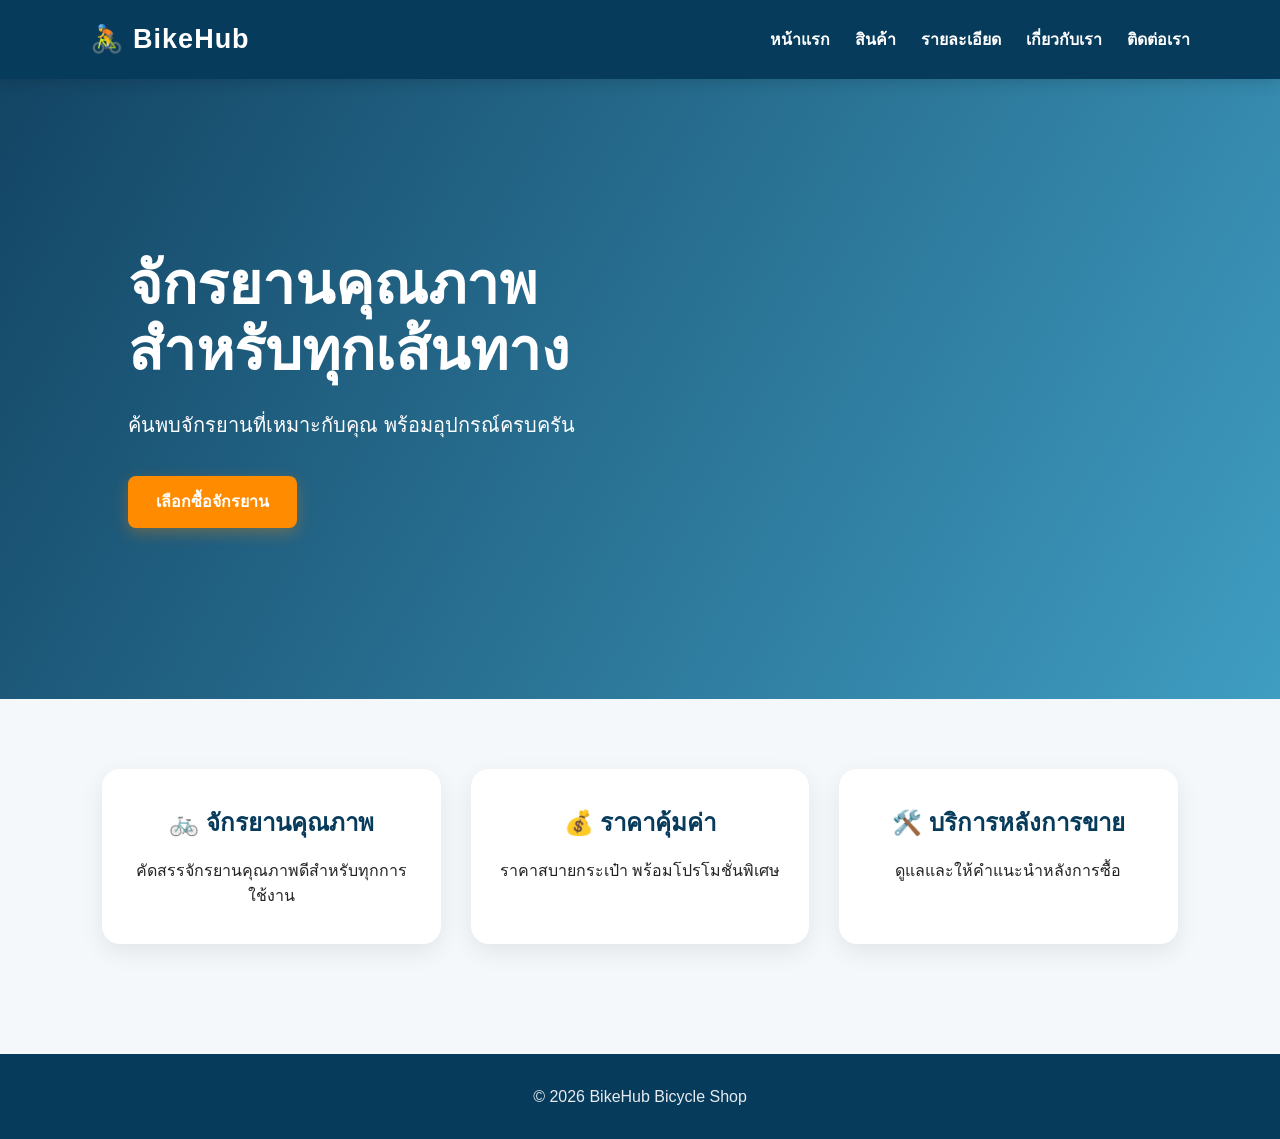
<file: index.html>
</html><!DOCTYPE html>
<html lang="th">
<head>
    <meta charset="UTF-8">
    <meta name="viewport" content="width=device-width, initial-scale=1.0">
    <title>BikeHub - ร้านจักรยาน</title>
    <link rel="stylesheet" href="style.css">
</head>
<body>

<header>
    <div class="logo">🚴 BikeHub</div>
    <nav>
        <a href="index.html">หน้าแรก</a>
        <a href="products.html">สินค้า</a>
        <a href="detail.html">รายละเอียด</a>
        <a href="about.html">เกี่ยวกับเรา</a>
        <a href="contact.html">ติดต่อเรา</a>
    </nav>
</header>

<section class="hero">
    <div>
        <h1>จักรยานคุณภาพ<br>สำหรับทุกเส้นทาง</h1>
        <p>ค้นพบจักรยานที่เหมาะกับคุณ พร้อมอุปกรณ์ครบครัน</p>
        <a href="products.html" class="btn">เลือกซื้อจักรยาน</a>
    </div>
</section>

<section class="features">
    <div>
        <h2>🚲 จักรยานคุณภาพ</h2>
        <p>คัดสรรจักรยานคุณภาพดีสำหรับทุกการใช้งาน</p>
    </div>

    <div>
        <h2>💰 ราคาคุ้มค่า</h2>
        <p>ราคาสบายกระเป๋า พร้อมโปรโมชั่นพิเศษ</p>
    </div>

    <div>
        <h2>🛠️ บริการหลังการขาย</h2>
        <p>ดูแลและให้คำแนะนำหลังการซื้อ</p>
    </div>
</section>

<footer>
    <p>© 2026 BikeHub Bicycle Shop</p>
</footer>

</body>
</html>
</file>
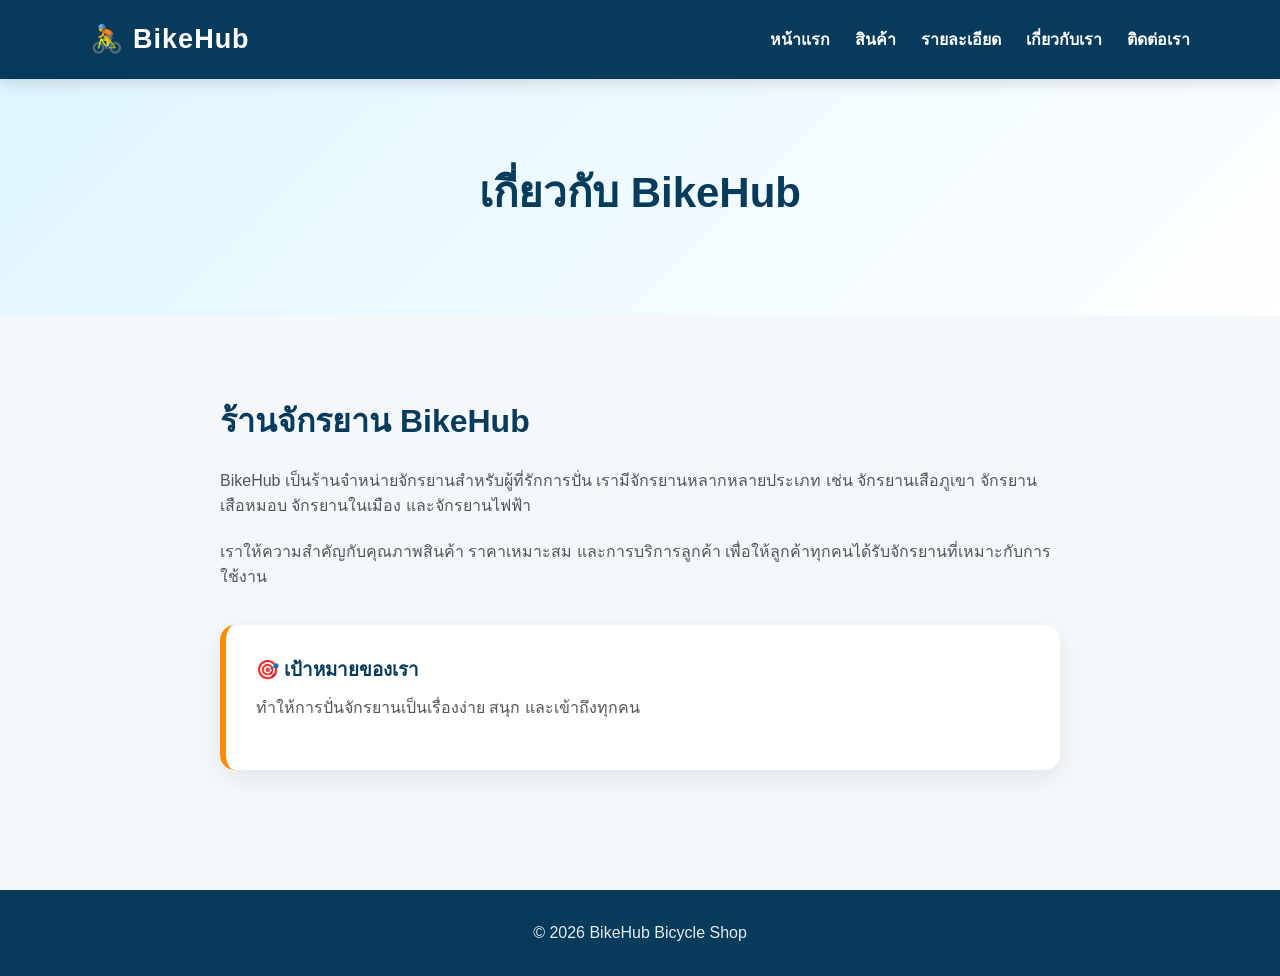
<file: about.html>
<!DOCTYPE html>
<html lang="th">
<head>
    <meta charset="UTF-8">
    <meta name="viewport" content="width=device-width, initial-scale=1.0">
    <title>เกี่ยวกับเรา - BikeHub</title>
    <link rel="stylesheet" href="style.css">
</head>
<body>

<header>
    <div class="logo">🚴 BikeHub</div>
    <nav>
        <a href="index.html">หน้าแรก</a>
        <a href="products.html">สินค้า</a>
        <a href="detail.html">รายละเอียด</a>
        <a href="about.html">เกี่ยวกับเรา</a>
        <a href="contact.html">ติดต่อเรา</a>
    </nav>
</header>

<section class="page-title">
    <h1>เกี่ยวกับ BikeHub</h1>
</section>

<section class="about">

    <h2>ร้านจักรยาน BikeHub</h2>

    <p>
        BikeHub เป็นร้านจำหน่ายจักรยานสำหรับผู้ที่รักการปั่น
        เรามีจักรยานหลากหลายประเภท เช่น
        จักรยานเสือภูเขา จักรยานเสือหมอบ
        จักรยานในเมือง และจักรยานไฟฟ้า
    </p>

    <p>
        เราให้ความสำคัญกับคุณภาพสินค้า
        ราคาเหมาะสม และการบริการลูกค้า
        เพื่อให้ลูกค้าทุกคนได้รับจักรยานที่เหมาะกับการใช้งาน
    </p>

    <div class="about-box">
        <h3>🎯 เป้าหมายของเรา</h3>
        <p>ทำให้การปั่นจักรยานเป็นเรื่องง่าย สนุก และเข้าถึงทุกคน</p>
    </div>

</section>

<footer>
    <p>© 2026 BikeHub Bicycle Shop</p>
</footer>

</body>
</html>
</file>
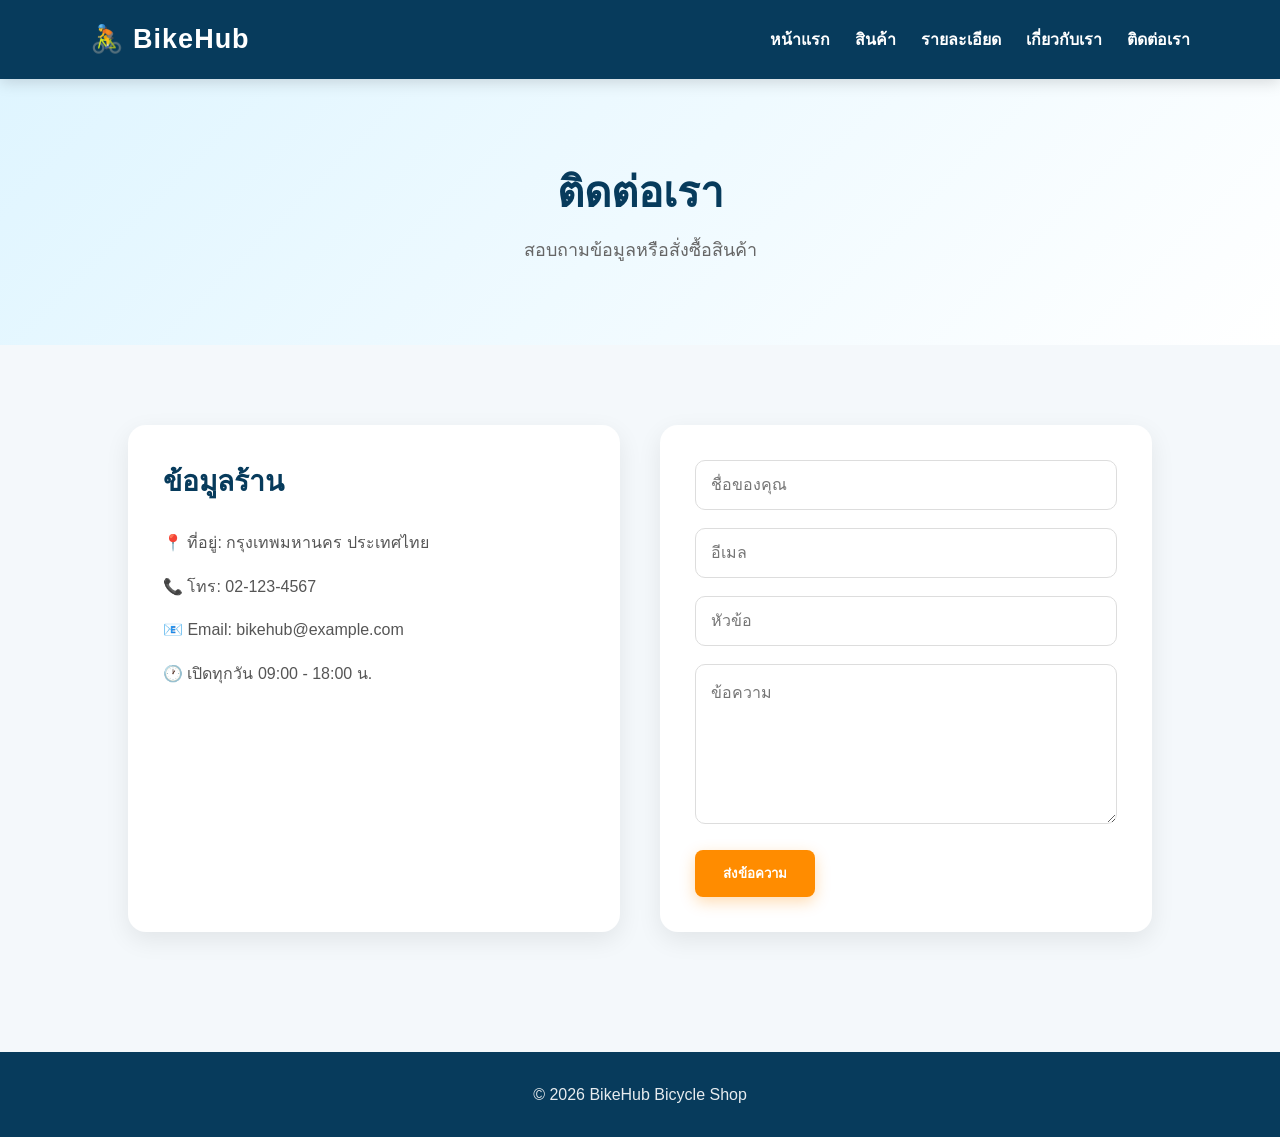
<file: contact.html>
<!DOCTYPE html>
<html lang="th">
<head>
    <meta charset="UTF-8">
    <meta name="viewport" content="width=device-width, initial-scale=1.0">
    <title>ติดต่อเรา - BikeHub</title>
    <link rel="stylesheet" href="style.css">
</head>
<body>

<header>
    <div class="logo">🚴 BikeHub</div>
    <nav>
        <a href="index.html">หน้าแรก</a>
        <a href="products.html">สินค้า</a>
        <a href="detail.html">รายละเอียด</a>
        <a href="about.html">เกี่ยวกับเรา</a>
        <a href="contact.html">ติดต่อเรา</a>
    </nav>
</header>

<section class="page-title">
    <h1>ติดต่อเรา</h1>
    <p>สอบถามข้อมูลหรือสั่งซื้อสินค้า</p>
</section>

<section class="contact">

    <div class="contact-info">
        <h2>ข้อมูลร้าน</h2>
        <p>📍 ที่อยู่: กรุงเทพมหานคร ประเทศไทย</p>
        <p>📞 โทร: 02-123-4567</p>
        <p>📧 Email: bikehub@example.com</p>
        <p>🕐 เปิดทุกวัน 09:00 - 18:00 น.</p>
    </div>

    <form>
        <input type="text" placeholder="ชื่อของคุณ">
        <input type="email" placeholder="อีเมล">
        <input type="text" placeholder="หัวข้อ">
        <textarea placeholder="ข้อความ"></textarea>
        <button class="btn" type="submit">ส่งข้อความ</button>
    </form>

</section>

<footer>
    <p>© 2026 BikeHub Bicycle Shop</p>
</footer>

</body>
</html>
</file>
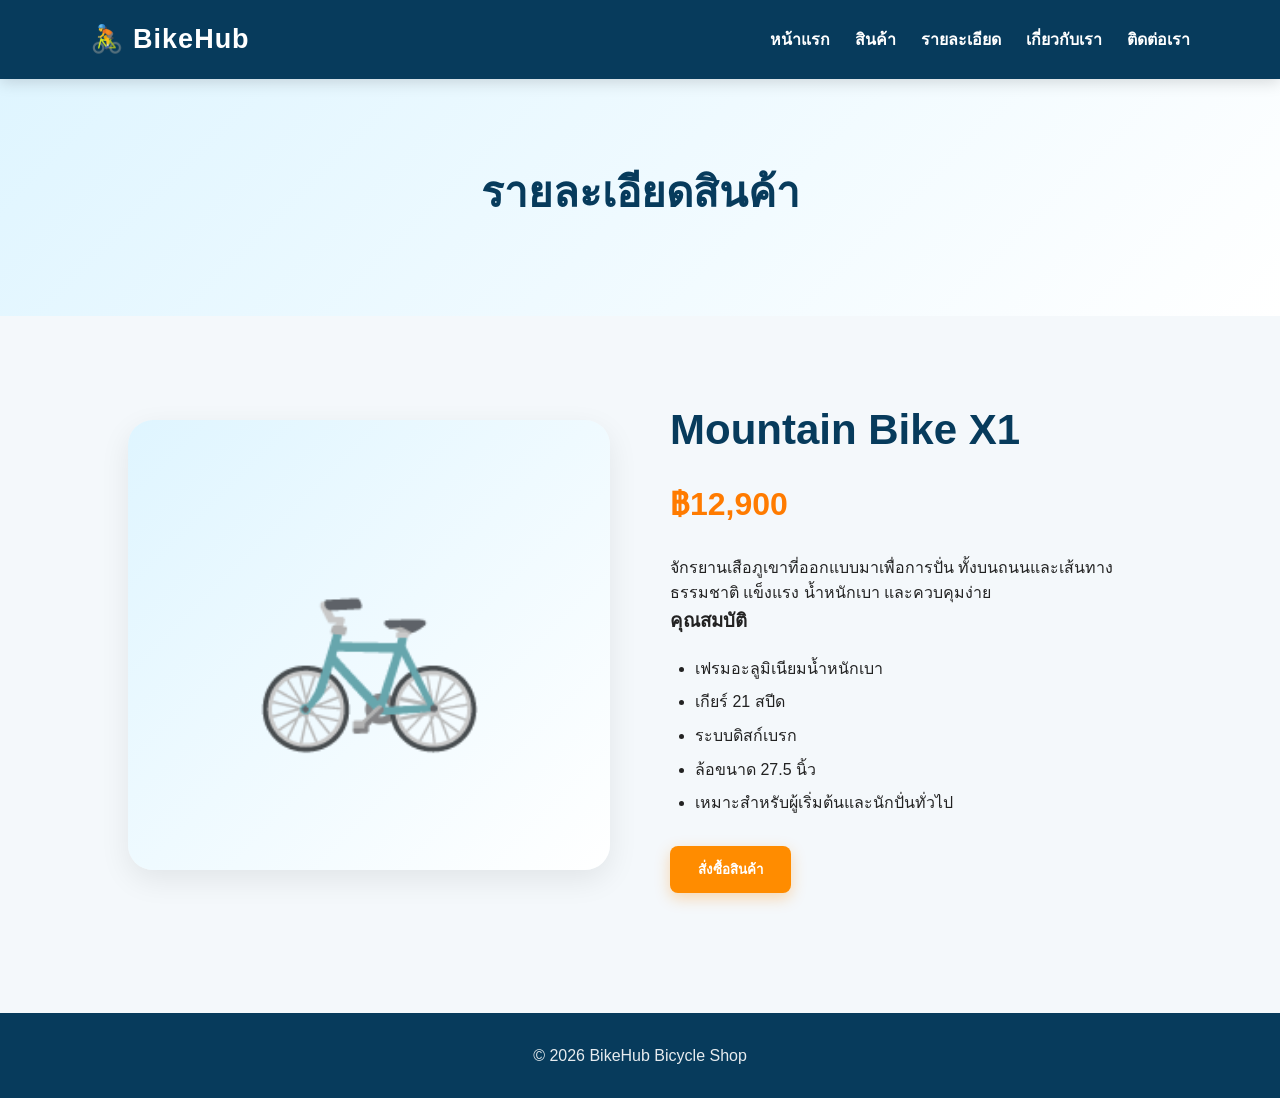
<file: detail.html>
<!DOCTYPE html>
<html lang="th">
<head>
    <meta charset="UTF-8">
    <meta name="viewport" content="width=device-width, initial-scale=1.0">
    <title>รายละเอียดสินค้า - BikeHub</title>
    <link rel="stylesheet" href="style.css">
</head>
<body>

<header>
    <div class="logo">🚴 BikeHub</div>
    <nav>
        <a href="index.html">หน้าแรก</a>
        <a href="products.html">สินค้า</a>
        <a href="detail.html">รายละเอียด</a>
        <a href="about.html">เกี่ยวกับเรา</a>
        <a href="contact.html">ติดต่อเรา</a>
    </nav>
</header>

<section class="page-title">
    <h1>รายละเอียดสินค้า</h1>
</section>

<section class="detail">

    <div class="detail-image">
        🚲
    </div>

    <div class="detail-info">
        <h1>Mountain Bike X1</h1>
        <p class="price">฿12,900</p>

        <p>
            จักรยานเสือภูเขาที่ออกแบบมาเพื่อการปั่น
            ทั้งบนถนนและเส้นทางธรรมชาติ
            แข็งแรง น้ำหนักเบา และควบคุมง่าย
        </p>

        <h3>คุณสมบัติ</h3>

        <ul>
            <li>เฟรมอะลูมิเนียมน้ำหนักเบา</li>
            <li>เกียร์ 21 สปีด</li>
            <li>ระบบดิสก์เบรก</li>
            <li>ล้อขนาด 27.5 นิ้ว</li>
            <li>เหมาะสำหรับผู้เริ่มต้นและนักปั่นทั่วไป</li>
        </ul>

        <button class="btn">สั่งซื้อสินค้า</button>
    </div>

</section>

<footer>
    <p>© 2026 BikeHub Bicycle Shop</p>
</footer>

</body>
</html>
</file>
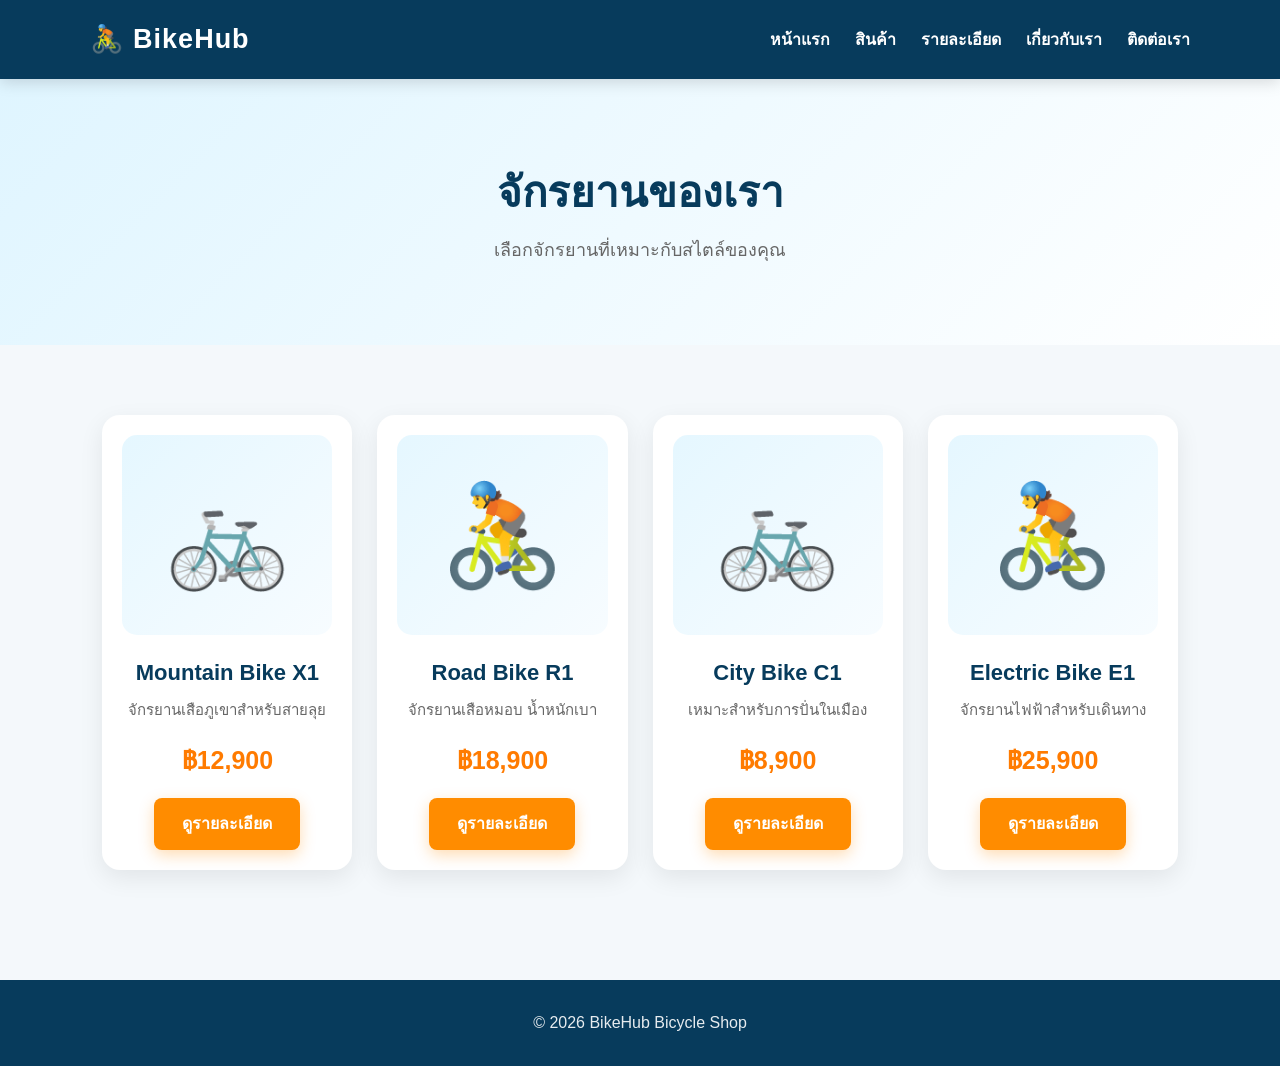
<file: products.html>
<!DOCTYPE html>
<html lang="th">
<head>
    <meta charset="UTF-8">
    <meta name="viewport" content="width=device-width, initial-scale=1.0">
    <title>สินค้า - BikeHub</title>
    <link rel="stylesheet" href="style.css">
</head>
<body>

<header>
    <div class="logo">🚴 BikeHub</div>
    <nav>
        <a href="index.html">หน้าแรก</a>
        <a href="products.html">สินค้า</a>
        <a href="detail.html">รายละเอียด</a>
        <a href="about.html">เกี่ยวกับเรา</a>
        <a href="contact.html">ติดต่อเรา</a>
    </nav>
</header>

<section class="page-title">
    <h1>จักรยานของเรา</h1>
    <p>เลือกจักรยานที่เหมาะกับสไตล์ของคุณ</p>
</section>

<section class="products">

    <div class="card">
        <div class="bike-image">🚲</div>
        <h2>Mountain Bike X1</h2>
        <p>จักรยานเสือภูเขาสำหรับสายลุย</p>
        <h3>฿12,900</h3>
        <a href="detail.html" class="btn">ดูรายละเอียด</a>
    </div>

    <div class="card">
        <div class="bike-image">🚴</div>
        <h2>Road Bike R1</h2>
        <p>จักรยานเสือหมอบ น้ำหนักเบา</p>
        <h3>฿18,900</h3>
        <a href="detail.html" class="btn">ดูรายละเอียด</a>
    </div>

    <div class="card">
        <div class="bike-image">🚲</div>
        <h2>City Bike C1</h2>
        <p>เหมาะสำหรับการปั่นในเมือง</p>
        <h3>฿8,900</h3>
        <a href="detail.html" class="btn">ดูรายละเอียด</a>
    </div>

    <div class="card">
        <div class="bike-image">🚴</div>
        <h2>Electric Bike E1</h2>
        <p>จักรยานไฟฟ้าสำหรับเดินทาง</p>
        <h3>฿25,900</h3>
        <a href="detail.html" class="btn">ดูรายละเอียด</a>
    </div>

</section>

<footer>
    <p>© 2026 BikeHub Bicycle Shop</p>
</footer>

</body>
</html>
</file>
<file: style.css>
/* =========================
   RESET
========================= */

* {
    margin: 0;
    padding: 0;
    box-sizing: border-box;
}

html {
    scroll-behavior: smooth;
}

body {
    font-family: "Tahoma", "Arial", sans-serif;
    background: #f4f8fb;
    color: #222;
    line-height: 1.6;
}

/* =========================
   HEADER
========================= */

header {
    width: 100%;
    padding: 18px 7%;
    background: #073b5c;
    color: white;

    display: flex;
    align-items: center;
    justify-content: space-between;

    position: sticky;
    top: 0;
    z-index: 1000;

    box-shadow: 0 3px 15px rgba(0,0,0,0.15);
}

.logo {
    font-size: 27px;
    font-weight: bold;
    letter-spacing: 1px;
}

nav {
    display: flex;
    gap: 25px;
}

nav a {
    color: white;
    text-decoration: none;
    font-size: 16px;
    font-weight: bold;

    transition: 0.3s;
}

nav a:hover {
    color: #ff9f1c;
}

/* =========================
   HERO
========================= */

.hero {
    min-height: 620px;
    padding: 80px 10%;

    display: flex;
    align-items: center;

    background:
        linear-gradient(
            120deg,
            rgba(7,59,92,0.95),
            rgba(18,135,180,0.8)
        );

    color: white;
}

.hero h1 {
    font-size: 58px;
    line-height: 1.15;
    margin-bottom: 25px;
}

.hero p {
    font-size: 20px;
    max-width: 600px;
    margin-bottom: 35px;
}

/* =========================
   BUTTON
========================= */

.btn {
    display: inline-block;

    padding: 13px 28px;

    background: #ff8c00;
    color: white;

    border-radius: 8px;

    text-decoration: none;
    font-weight: bold;

    border: none;
    cursor: pointer;

    transition: 0.3s;

    box-shadow: 0 5px 15px rgba(255,140,0,0.3);
}

.btn:hover {
    background: #e67600;
    transform: translateY(-3px);

    box-shadow: 0 8px 20px rgba(255,140,0,0.4);
}

/* =========================
   FEATURES
========================= */

.features {
    padding: 70px 8%;

    display: grid;
    grid-template-columns: repeat(3, 1fr);
    gap: 30px;
}

.features div {
    background: white;

    padding: 35px 25px;

    border-radius: 18px;

    text-align: center;

    box-shadow: 0 8px 25px rgba(0,0,0,0.08);

    transition: 0.3s;
}

.features div:hover {
    transform: translateY(-8px);

    box-shadow: 0 15px 35px rgba(0,0,0,0.12);
}

.features h2 {
    color: #073b5c;
    margin-bottom: 15px;
}

/* =========================
   PAGE TITLE
========================= */

.page-title {
    padding: 80px 20px;

    text-align: center;

    background:
        linear-gradient(
            135deg,
            #dff5ff,
            #ffffff
        );
}

.page-title h1 {
    font-size: 42px;
    color: #073b5c;
    margin-bottom: 10px;
}

.page-title p {
    color: #666;
    font-size: 18px;
}

/* =========================
   PRODUCTS
========================= */

.products {
    padding: 70px 8%;

    display: grid;
    grid-template-columns: repeat(4, 1fr);
    gap: 25px;
}

.card {
    background: white;

    border-radius: 18px;

    padding: 20px;

    text-align: center;

    box-shadow: 0 8px 25px rgba(0,0,0,0.08);

    transition: 0.3s;

    overflow: hidden;
}

.card:hover {
    transform: translateY(-10px);

    box-shadow: 0 15px 35px rgba(0,0,0,0.15);
}

.bike-image {
    height: 200px;

    display: flex;
    align-items: center;
    justify-content: center;

    font-size: 100px;

    background:
        linear-gradient(
            135deg,
            #e5f7ff,
            #f7fcff
        );

    border-radius: 15px;

    margin-bottom: 20px;
}

.card h2 {
    color: #073b5c;
    font-size: 22px;
    margin-bottom: 8px;
}

.card p {
    color: #666;
    font-size: 15px;
}

.card h3 {
    color: #ff7b00;
    font-size: 25px;

    margin: 18px 0;
}

/* =========================
   DETAIL PRODUCT
========================= */

.detail {
    padding: 80px 10%;

    display: grid;
    grid-template-columns: 1fr 1fr;

    gap: 60px;

    align-items: center;
}

.detail-image {
    height: 450px;

    display: flex;
    align-items: center;
    justify-content: center;

    font-size: 190px;

    background:
        linear-gradient(
            135deg,
            #dff5ff,
            #ffffff
        );

    border-radius: 25px;

    box-shadow: 0 10px 30px rgba(0,0,0,0.08);
}

.detail-info h1 {
    color: #073b5c;
    font-size: 42px;
}

.price {
    color: #ff7b00;

    font-size: 32px;

    font-weight: bold;

    margin: 15px 0 25px;
}

.detail-info ul {
    margin: 20px 0 30px 25px;
}

.detail-info li {
    margin-bottom: 8px;
}

/* =========================
   ABOUT
========================= */

.about {
    max-width: 900px;

    margin: auto;

    padding: 80px 30px;

    background: transparent;
}

.about h2 {
    color: #073b5c;

    font-size: 32px;

    margin-bottom: 20px;
}

.about p {
    margin-bottom: 20px;

    color: #555;
}

.about-box {
    margin-top: 35px;

    padding: 30px;

    background: white;

    border-radius: 15px;

    border-left: 6px solid #ff8c00;

    box-shadow: 0 8px 25px rgba(0,0,0,0.08);
}

.about-box h3 {
    color: #073b5c;
    margin-bottom: 10px;
}

/* =========================
   CONTACT
========================= */

.contact {
    padding: 80px 10%;

    display: grid;

    grid-template-columns: 1fr 1fr;

    gap: 40px;
}

.contact-info,
form {
    background: white;

    padding: 35px;

    border-radius: 18px;

    box-shadow: 0 8px 25px rgba(0,0,0,0.08);
}

.contact-info h2 {
    color: #073b5c;

    margin-bottom: 25px;

    font-size: 28px;
}

.contact-info p {
    margin: 18px 0;

    color: #555;
}

/* =========================
   FORM
========================= */

input,
textarea {
    width: 100%;

    padding: 15px;

    margin-bottom: 18px;

    border: 1px solid #ddd;

    border-radius: 10px;

    outline: none;

    font-size: 16px;

    transition: 0.3s;
}

input:focus,
textarea:focus {
    border-color: #1685b5;

    box-shadow: 0 0 0 3px rgba(22,133,181,0.1);
}

textarea {
    height: 160px;

    resize: vertical;
}

/* =========================
   FOOTER
========================= */

footer {
    margin-top: 40px;

    padding: 30px;

    text-align: center;

    background: #073b5c;

    color: white;
}

footer p {
    opacity: 0.9;
}

/* =========================
   RESPONSIVE
========================= */

@media (max-width: 1000px) {

    .products {
        grid-template-columns: repeat(2, 1fr);
    }

    .features {
        grid-template-columns: 1fr;
    }

}

@media (max-width: 750px) {

    header {
        flex-direction: column;
        gap: 15px;
    }

    nav {
        gap: 12px;
        flex-wrap: wrap;
        justify-content: center;
    }

    .hero {
        min-height: 500px;
        text-align: center;
        justify-content: center;
    }

    .hero h1 {
        font-size: 40px;
    }

    .hero p {
        font-size: 17px;
    }

    .products {
        grid-template-columns: 1fr;
    }

    .detail {
        grid-template-columns: 1fr;
        padding: 50px 7%;
    }

    .detail-image {
        height: 300px;
        font-size: 130px;
    }

    .detail-info h1 {
        font-size: 32px;
    }

    .contact {
        grid-template-columns: 1fr;
        padding: 50px 7%;
    }

}

@media (max-width: 450px) {

    .logo {
        font-size: 23px;
    }

    nav a {
        font-size: 14px;
    }

    .hero h1 {
        font-size: 34px;
    }

    .page-title h1 {
        font-size: 32px;
    }

}
</file>
